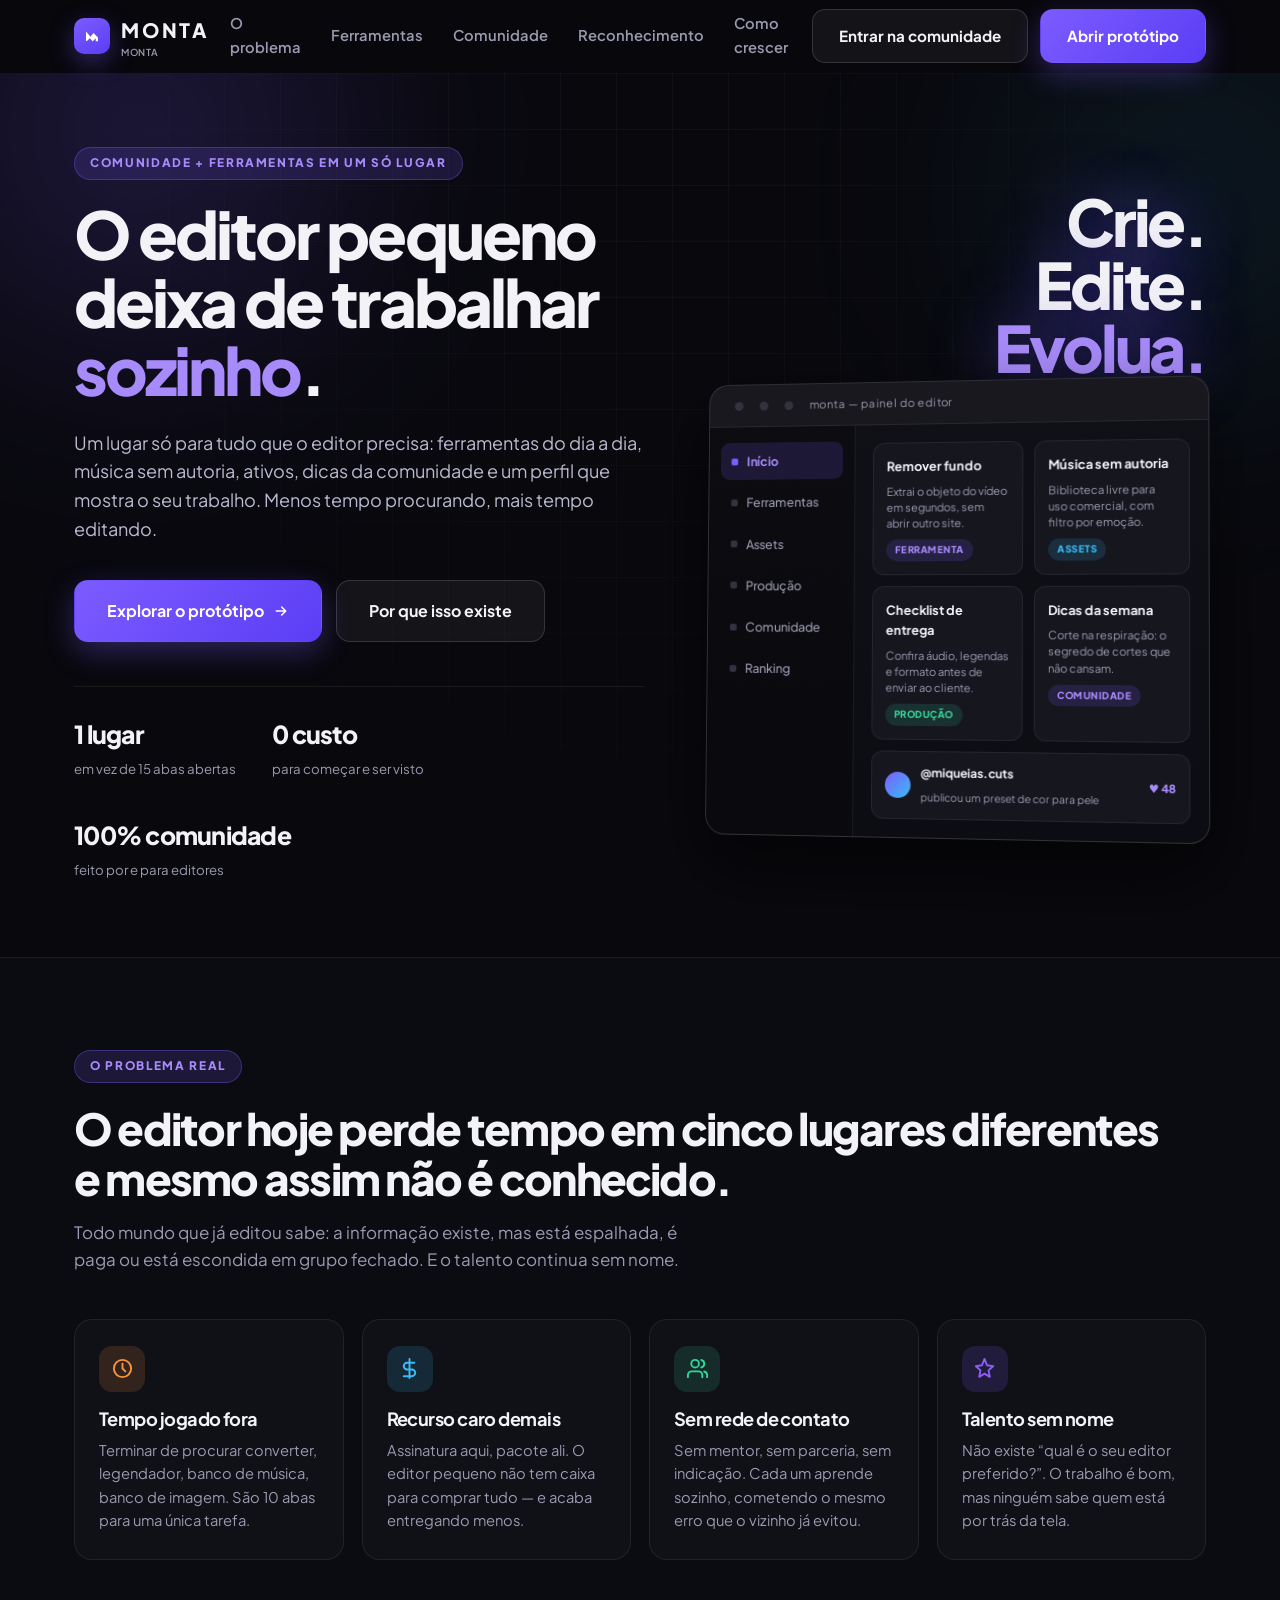
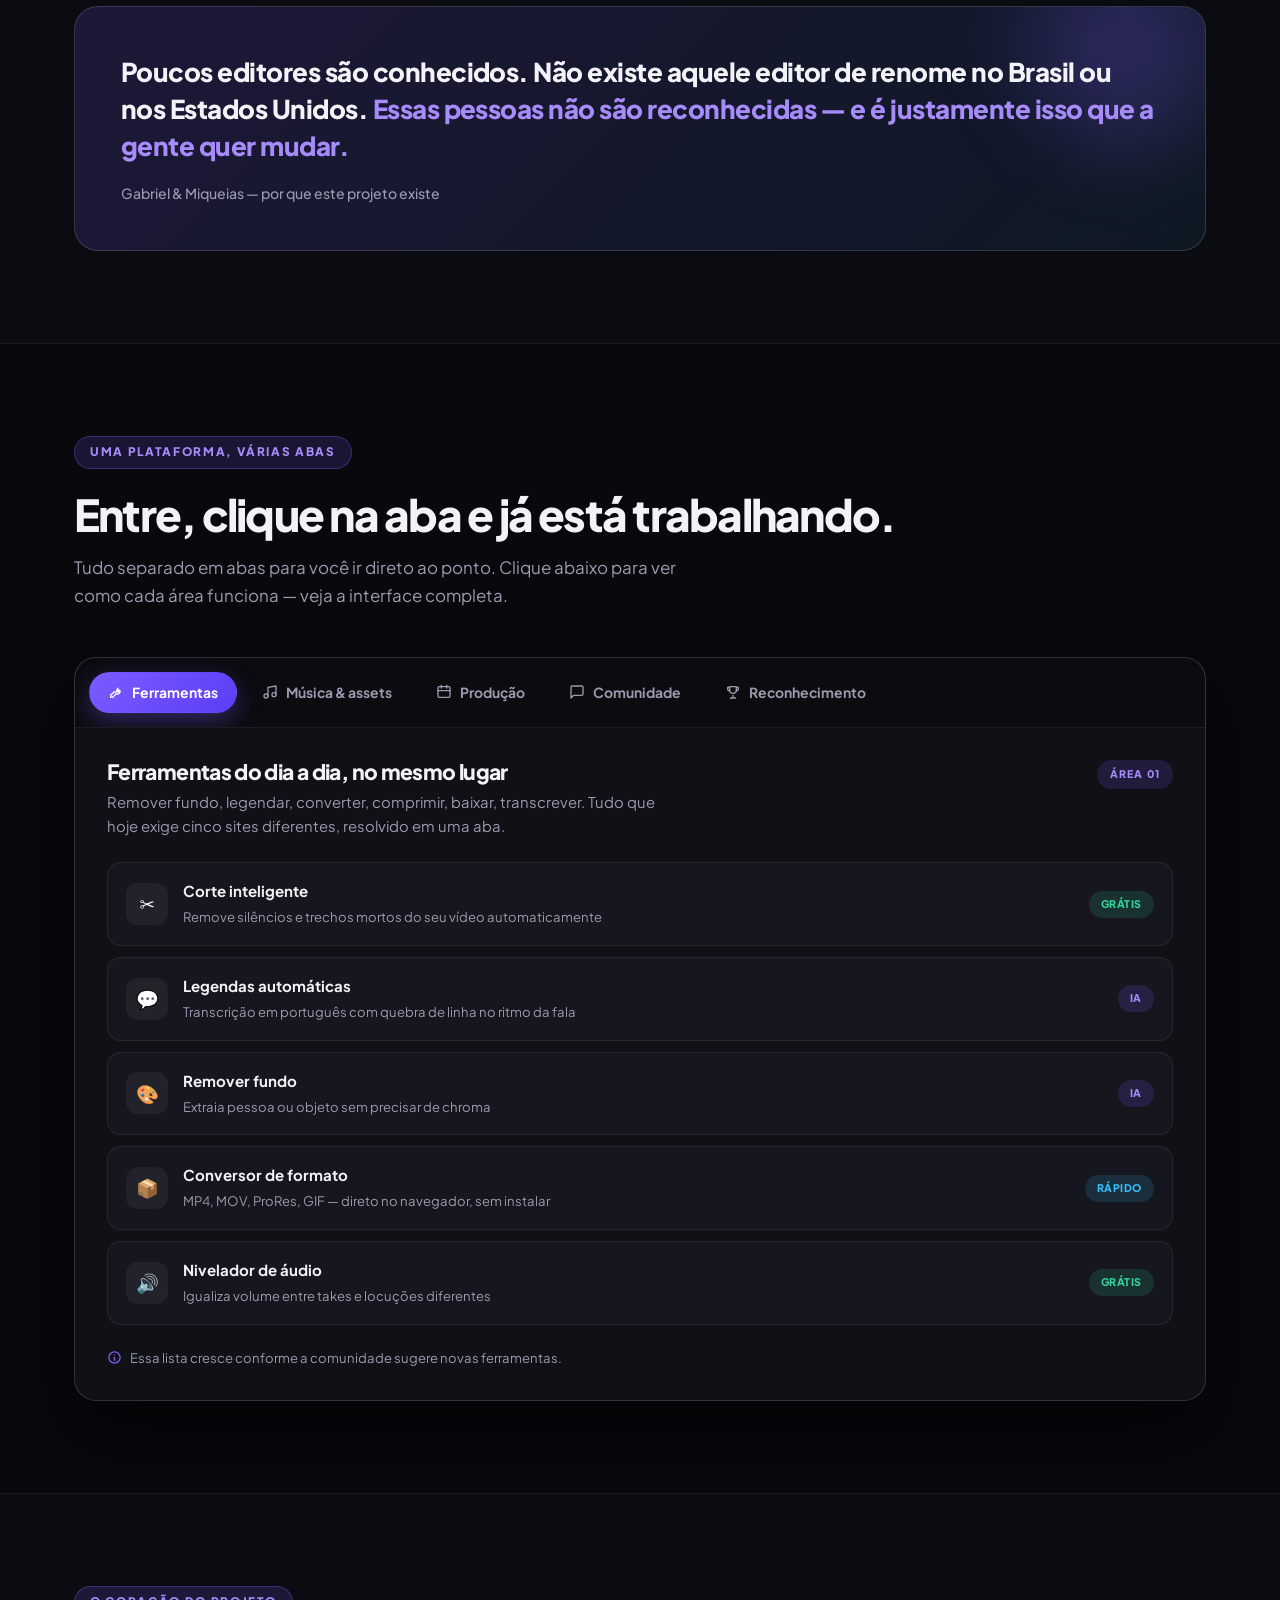
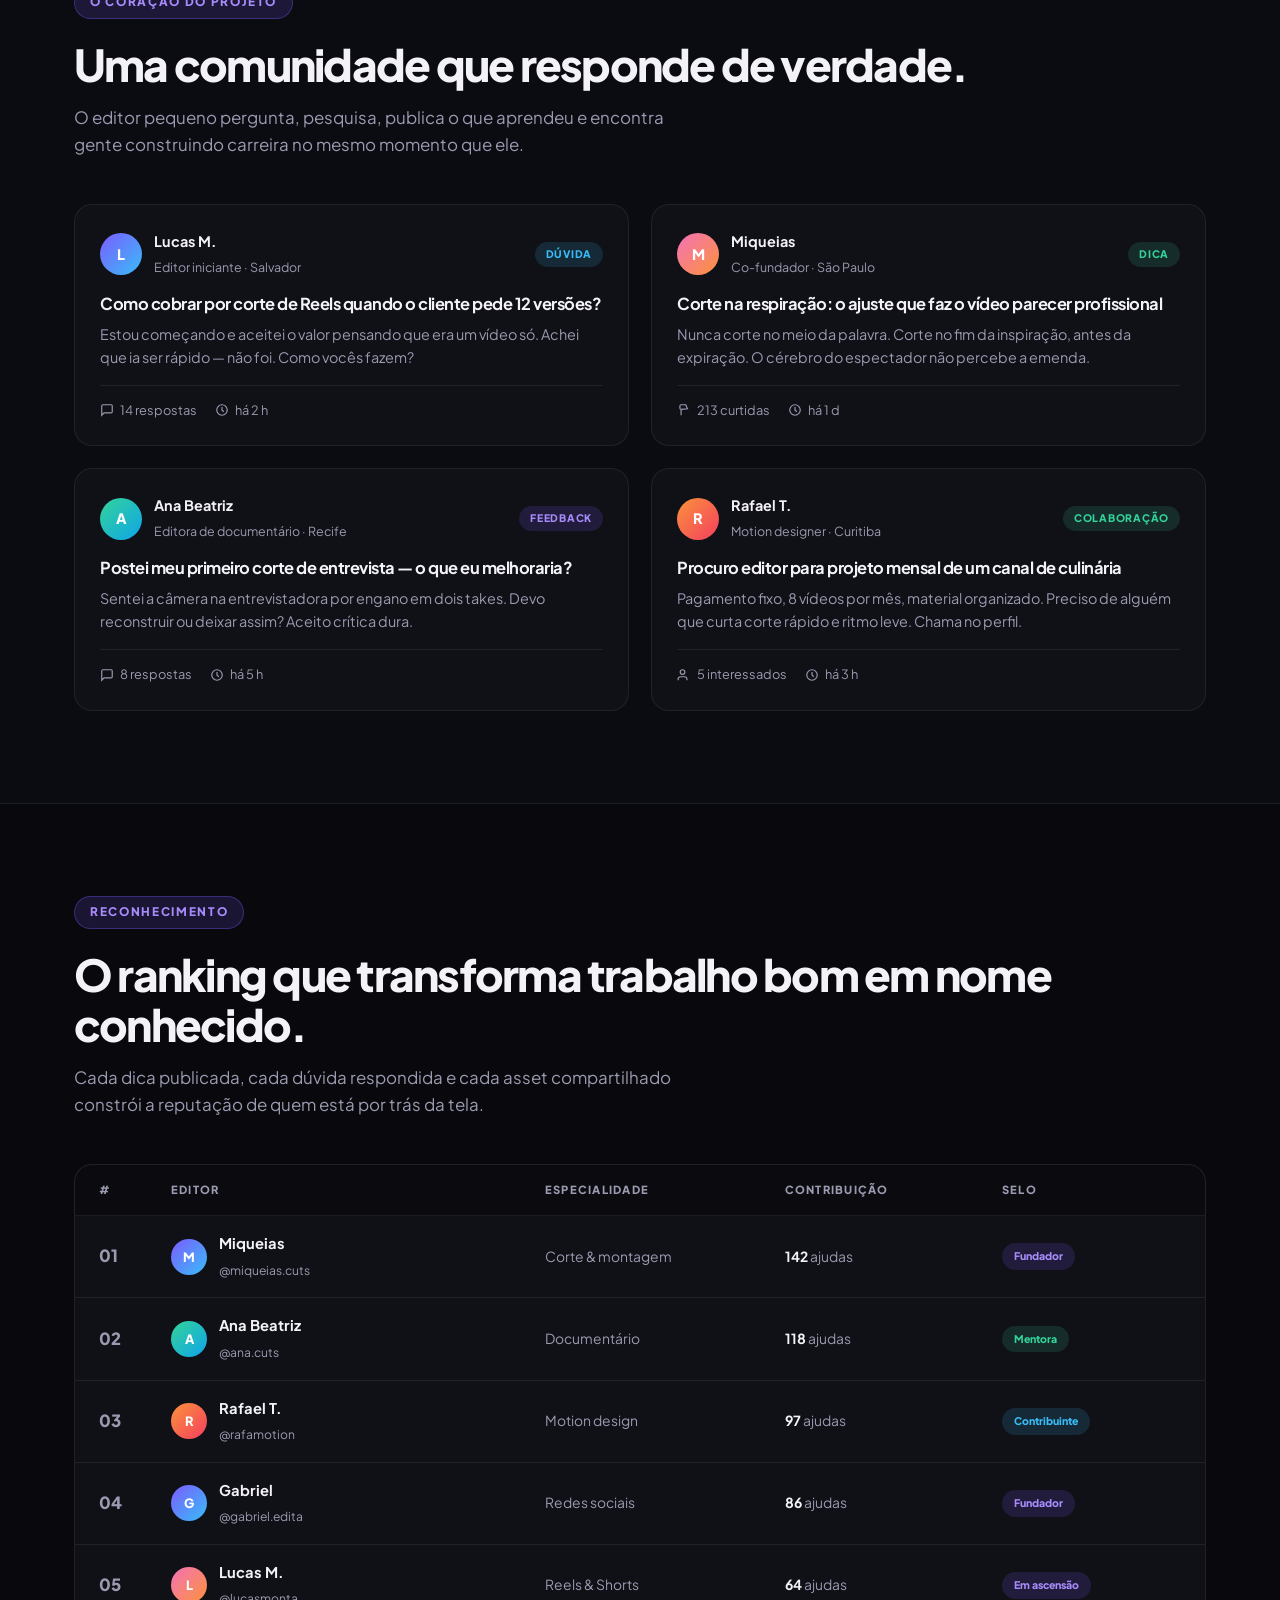
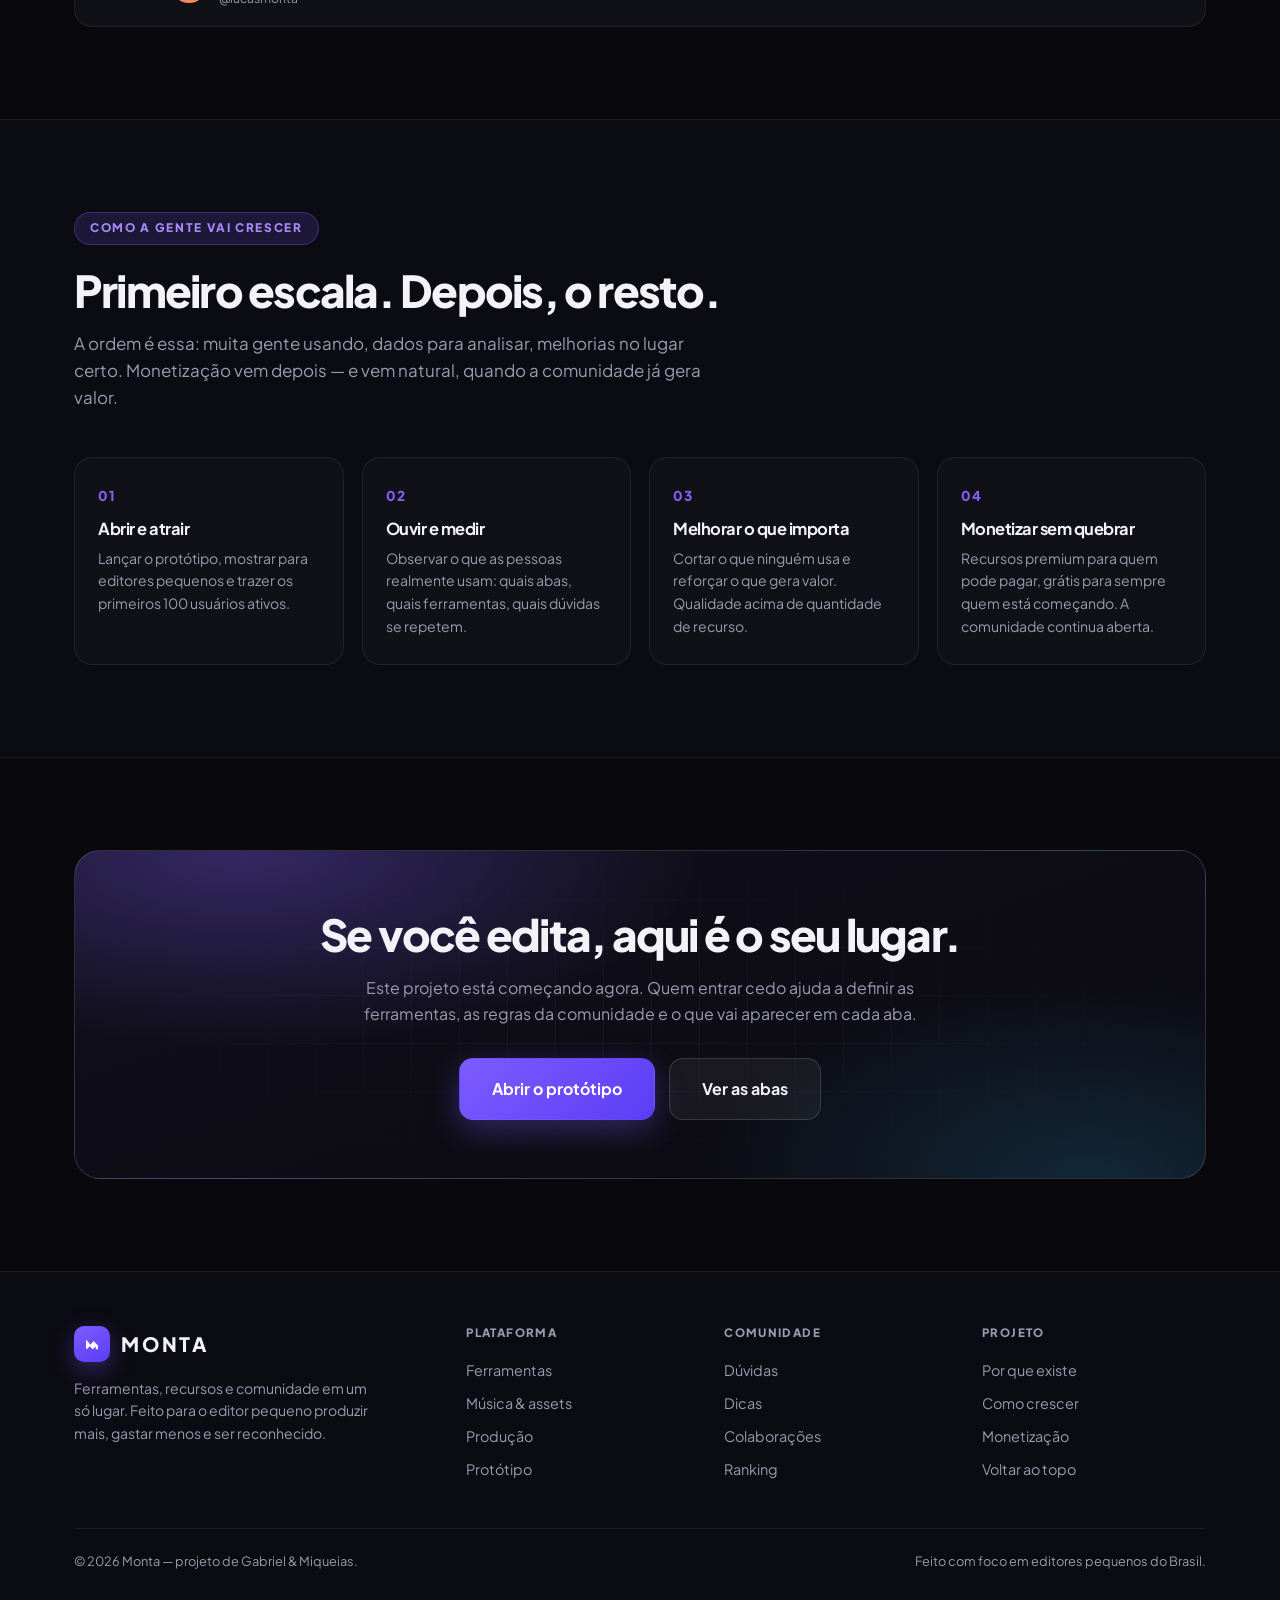
<file: index.html>
<!DOCTYPE html>
<html lang="pt-BR">
<head>
<meta charset="UTF-8">
<meta name="viewport" content="width=device-width, initial-scale=1.0">
<title>MONTA — Seu estúdio, mais produtivo</title>
<meta name="description" content="Reúna em um só lugar as ferramentas, os recursos e a comunidade que todo editor precisa. Feito para o editor pequeno crescer, aprender e ser reconhecido.">
<link rel="icon" href="data:image/svg+xml,<svg xmlns='http://www.w3.org/2000/svg' viewBox='0 0 100 100'><rect width='100' height='100' rx='24' fill='%237C5CFF'/><text x='50' y='70' font-size='60' font-family='Arial' font-weight='bold' text-anchor='middle' fill='white'>M</text></svg>">
<link rel="preconnect" href="https://api.fontshare.com">
<link rel="preconnect" href="https://fonts.gstatic.com" crossorigin>
<link href="https://api.fontshare.com/v2/css?f[]=satoshi@400,500,700,900&display=swap" rel="stylesheet">
<link href="https://fonts.googleapis.com/css2?family=Plus+Jakarta+Sans:wght@400;500;700;800&display=swap" rel="stylesheet">
<link rel="stylesheet" href="css/styles.css">
</head>
<body>

<!-- ================= CABEÇALHO ================= -->
<header class="site-header" id="topo">
  <div class="container">
    <nav class="nav">
      <a class="brand" href="#topo">
        <span class="brand__mark">
          <svg viewBox="0 0 24 24" fill="currentColor"><path d="M4 19V6l6 7 4-5 6 6v5h-3v-4l-4 4-4-4-3 3z"/></svg>
        </span>
        <span>
          MONT<span>A</span>
          <small class="brand__tag">MONTA</small>
        </span>
      </a>

      <div class="nav__links" id="navLinks">
        <a href="#problema">O problema</a>
        <a href="#ferramentas">Ferramentas</a>
        <a href="#comunidade">Comunidade</a>
        <a href="#reconhecimento">Reconhecimento</a>
        <a href="#roadmap">Como crescer</a>
      </div>

      <div class="nav__actions">
        <a class="btn btn--ghost" href="#comunidade">Entrar na comunidade</a>
        <a class="btn btn--primary" href="app/index.html">Abrir protótipo</a>
        <button class="nav__toggle" id="navToggle" aria-label="Abrir menu" aria-expanded="false">
          <svg viewBox="0 0 24 24" fill="none" stroke="currentColor" stroke-width="2" stroke-linecap="round"><path d="M4 7h16M4 12h16M4 17h16"/></svg>
        </button>
      </div>
    </nav>
  </div>
</header>

<!-- ================= HERO ================= -->
<section class="hero">
  <span class="hero__glow hero__glow--a"></span>
  <span class="hero__glow hero__glow--b"></span>

  <div class="container">
    <div class="hero__grid">
      <div>
        <span class="eyebrow">Comunidade + ferramentas em um só lugar</span>
        <h1 class="hero__title">O editor pequeno<br>deixa de trabalhar <span>sozinho</span>.</h1>
        <p class="hero__sub">
          Um lugar só para tudo que o editor precisa: ferramentas do dia a dia,
          música sem autoria, ativos, dicas da comunidade e um perfil que mostra
          o seu trabalho. Menos tempo procurando, mais tempo editando.
        </p>

        <div class="hero__cta">
          <a class="btn btn--primary btn--lg" href="app/index.html">
            Explorar o protótipo
            <svg width="16" height="16" viewBox="0 0 24 24" fill="none" stroke="currentColor" stroke-width="2.4" stroke-linecap="round" stroke-linejoin="round"><path d="M5 12h14M13 6l6 6-6 6"/></svg>
          </a>
          <a class="btn btn--ghost btn--lg" href="#problema">Por que isso existe</a>
        </div>

        <div class="hero__stats">
          <div class="hero__stat"><b>1 lugar</b><span>em vez de 15 abas abertas</span></div>
          <div class="hero__stat"><b>0 custo</b><span>para começar e ser visto</span></div>
          <div class="hero__stat"><b>100% comunidade</b><span>feito por e para editores</span></div>
        </div>
      </div>

      <!-- Frase + preview da interface -->
      <div>
        <div class="hero__script">Crie.<br>Edite.<em>Evolua.</em></div>

      <div class="preview" aria-hidden="true">
        <div class="preview__bar">
          <span class="preview__dot"></span><span class="preview__dot"></span><span class="preview__dot"></span>
          <span>monta — painel do editor</span>
        </div>
        <div class="preview__body">
          <div class="preview__side">
            <div class="preview__item is-active"><i></i> Início</div>
            <div class="preview__item"><i></i> Ferramentas</div>
            <div class="preview__item"><i></i> Assets</div>
            <div class="preview__item"><i></i> Produção</div>
            <div class="preview__item"><i></i> Comunidade</div>
            <div class="preview__item"><i></i> Ranking</div>
          </div>
          <div class="preview__main">
            <div class="preview__cards">
              <div class="preview__card">
                <b>Remover fundo</b>
                <p>Extrai o objeto do vídeo em segundos, sem abrir outro site.</p>
                <span class="preview__pill">ferramenta</span>
              </div>
              <div class="preview__card">
                <b>Música sem autoria</b>
                <p>Biblioteca livre para uso comercial, com filtro por emoção.</p>
                <span class="preview__pill preview__pill--v">assets</span>
              </div>
              <div class="preview__card">
                <b>Checklist de entrega</b>
                <p>Confira áudio, legendas e formato antes de enviar ao cliente.</p>
                <span class="preview__pill preview__pill--g">produção</span>
              </div>
              <div class="preview__card">
                <b>Dicas da semana</b>
                <p>Corte na respiração: o segredo de cortes que não cansam.</p>
                <span class="preview__pill">comunidade</span>
              </div>
            </div>

            <div class="preview__row">
              <span class="preview__ava"></span>
              <div>
                <b>@miqueias.cuts</b>
                <small>publicou um preset de cor para pele</small>
              </div>
              <span class="preview__like">♥ 48</span>
            </div>
          </div>
        </div>
      </div>
      </div>
    </div>
  </div>
</section>

<!-- ================= PROBLEMA ================= -->
<section class="section section--alt" id="problema">
  <div class="container">
    <span class="eyebrow">O problema real</span>
    <h2>O editor hoje perde tempo em cinco lugares diferentes<br>e mesmo assim não é conhecido.</h2>
    <p class="section-lead">
      Todo mundo que já editou sabe: a informação existe, mas está espalhada,
      é paga ou está escondida em grupo fechado. E o talento continua sem nome.
    </p>

    <div class="grid-4">
      <article class="card reveal">
        <div class="card__icon card__icon--a">
          <svg viewBox="0 0 24 24" fill="none" stroke="currentColor" stroke-width="2" stroke-linecap="round"><circle cx="12" cy="12" r="9"/><path d="M12 7v5l3 3"/></svg>
        </div>
        <h3>Tempo jogado fora</h3>
        <p>Terminar de procurar converter, legendador, banco de música, banco de imagem. São 10 abas para uma única tarefa.</p>
      </article>

      <article class="card reveal">
        <div class="card__icon card__icon--v">
          <svg viewBox="0 0 24 24" fill="none" stroke="currentColor" stroke-width="2" stroke-linecap="round" stroke-linejoin="round"><path d="M12 2v20M17 6H9.5a3.5 3.5 0 0 0 0 7h5a3.5 3.5 0 0 1 0 7H6"/></svg>
        </div>
        <h3>Recurso caro demais</h3>
        <p>Assinatura aqui, pacote ali. O editor pequeno não tem caixa para comprar tudo — e acaba entregando menos.</p>
      </article>

      <article class="card reveal">
        <div class="card__icon card__icon--c">
          <svg viewBox="0 0 24 24" fill="none" stroke="currentColor" stroke-width="2" stroke-linecap="round" stroke-linejoin="round"><path d="M17 21v-2a4 4 0 0 0-4-4H6a4 4 0 0 0-4 4v2"/><circle cx="9.5" cy="7" r="4"/><path d="M22 21v-2a4 4 0 0 0-3-3.87M16 3.13a4 4 0 0 1 0 7.75"/></svg>
        </div>
        <h3>Sem rede de contato</h3>
        <p>Sem mentor, sem parceria, sem indicação. Cada um aprende sozinho, cometendo o mesmo erro que o vizinho já evitou.</p>
      </article>

      <article class="card reveal">
        <div class="card__icon">
          <svg viewBox="0 0 24 24" fill="none" stroke="currentColor" stroke-width="2" stroke-linecap="round" stroke-linejoin="round"><path d="M12 2l2.6 6.6L21 9.6l-4.8 4.4 1.3 6.7L12 17.4 6.5 20.7l1.3-6.7L3 9.6l6.4-1z"/></svg>
        </div>
        <h3>Talento sem nome</h3>
        <p>Não existe “qual é o seu editor preferido?”. O trabalho é bom, mas ninguém sabe quem está por trás da tela.</p>
      </article>
    </div>

    <div class="quote-block reveal">
      <p>
        Poucos editores são conhecidos. Não existe aquele editor de renome no Brasil
        ou nos Estados Unidos. <span>Essas pessoas não são reconhecidas — e é justamente
        isso que a gente quer mudar.</span>
      </p>
      <small>Gabriel &amp; Miqueias — por que este projeto existe</small>
    </div>
  </div>
</section>

<!-- ================= FERRAMENTAS / DEMO DE ABAS ================= -->
<section class="section" id="ferramentas">
  <div class="container">
    <span class="eyebrow">Uma plataforma, várias abas</span>
    <h2>Entre, clique na aba e já está trabalhando.</h2>
    <p class="section-lead">
      Tudo separado em abas para você ir direto ao ponto. Clique abaixo para
      ver como cada área funciona — veja a interface completa.
    </p>

    <div class="showcase" id="showcase">
      <div class="showcase__tabs" role="tablist">
        <button class="showcase__tab is-active" data-panel="p-ferramentas" role="tab" aria-selected="true">
          <svg viewBox="0 0 24 24" fill="none" stroke="currentColor" stroke-width="2" stroke-linecap="round" stroke-linejoin="round"><path d="M14.7 6.3a4 4 0 0 1-5.4 5.4L4 17v3h3l5.3-5.3a4 4 0 0 0 5.4-5.4l-2.6 2.6-2.1-2.1z"/></svg>
          Ferramentas
        </button>
        <button class="showcase__tab" data-panel="p-assets" role="tab" aria-selected="false">
          <svg viewBox="0 0 24 24" fill="none" stroke="currentColor" stroke-width="2" stroke-linecap="round" stroke-linejoin="round"><path d="M9 18V5l12-2v13"/><circle cx="6" cy="18" r="3"/><circle cx="18" cy="16" r="3"/></svg>
          Música &amp; assets
        </button>
        <button class="showcase__tab" data-panel="p-producao" role="tab" aria-selected="false">
          <svg viewBox="0 0 24 24" fill="none" stroke="currentColor" stroke-width="2" stroke-linecap="round" stroke-linejoin="round"><rect x="3" y="4" width="18" height="16" rx="2"/><path d="M8 2v4M16 2v4M3 10h18"/></svg>
          Produção
        </button>
        <button class="showcase__tab" data-panel="p-comunidade" role="tab" aria-selected="false">
          <svg viewBox="0 0 24 24" fill="none" stroke="currentColor" stroke-width="2" stroke-linecap="round" stroke-linejoin="round"><path d="M21 15a2 2 0 0 1-2 2H7l-4 4V5a2 2 0 0 1 2-2h14a2 2 0 0 1 2 2z"/></svg>
          Comunidade
        </button>
        <button class="showcase__tab" data-panel="p-ranking" role="tab" aria-selected="false">
          <svg viewBox="0 0 24 24" fill="none" stroke="currentColor" stroke-width="2" stroke-linecap="round" stroke-linejoin="round"><path d="M8 21h8M12 17v4"/><path d="M7 4h10v5a5 5 0 0 1-10 0z"/><path d="M17 5h3v2a3 3 0 0 1-3 3M7 5H4v2a3 3 0 0 0 3 3"/></svg>
          Reconhecimento
        </button>
      </div>

      <!-- Ferramentas -->
      <div class="showcase__panel" id="p-ferramentas" role="tabpanel">
        <div class="showcase__panel-head">
          <div>
            <h3>Ferramentas do dia a dia, no mesmo lugar</h3>
            <p>Remover fundo, legendar, converter, comprimir, baixar, transcrever. Tudo que hoje exige cinco sites diferentes, resolvido em uma aba.</p>
          </div>
          <span class="showcase__badge">Área 01</span>
        </div>
        <div class="showcase__list">
          <div class="showcase__item"><span class="showcase__item-ico">✂️</span><div><b>Corte inteligente</b><small>Remove silêncios e trechos mortos do seu vídeo automaticamente</small></div><span class="tag">grátis</span></div>
          <div class="showcase__item"><span class="showcase__item-ico">💬</span><div><b>Legendas automáticas</b><small>Transcrição em português com quebra de linha no ritmo da fala</small></div><span class="tag tag--v">IA</span></div>
          <div class="showcase__item"><span class="showcase__item-ico">🎨</span><div><b>Remover fundo</b><small>Extraia pessoa ou objeto sem precisar de chroma</small></div><span class="tag tag--v">IA</span></div>
          <div class="showcase__item"><span class="showcase__item-ico">📦</span><div><b>Conversor de formato</b><small>MP4, MOV, ProRes, GIF — direto no navegador, sem instalar</small></div><span class="tag tag--c">rápido</span></div>
          <div class="showcase__item"><span class="showcase__item-ico">🔊</span><div><b>Nivelador de áudio</b><small>Igualiza volume entre takes e locuções diferentes</small></div><span class="tag">grátis</span></div>
        </div>
        <p class="showcase__note">
          <svg viewBox="0 0 24 24" fill="none" stroke="currentColor" stroke-width="2" stroke-linecap="round"><circle cx="12" cy="12" r="9"/><path d="M12 8h.01M11 12h1v4h1"/></svg>
          Essa lista cresce conforme a comunidade sugere novas ferramentas.
        </p>
      </div>

      <!-- Assets -->
      <div class="showcase__panel" id="p-assets" role="tabpanel" hidden>
        <div class="showcase__panel-head">
          <div>
            <h3>Música sem autoria, loops, efeitos e ativos</h3>
            <p>Biblioteca organizada por emoção, duração e uso permitido. Nada de descobrir na hora da entrega que a faixa tem restrição de licença.</p>
          </div>
          <span class="showcase__badge">Área 02</span>
        </div>
        <div class="showcase__list">
          <div class="showcase__item"><span class="showcase__item-ico">🎧</span><div><b>Música sem autoria</b><small>Trilhas livres para uso comercial, com licença descrita em cada faixa</small></div><span class="tag">uso livre</span></div>
          <div class="showcase__item"><span class="showcase__item-ico">🥁</span><div><b>Loops &amp; SFX</b><small>Loops de bateria, transições, whooshes, risadas e impactos</small></div><span class="tag tag--c">royalty free</span></div>
          <div class="showcase__item"><span class="showcase__item-ico">🎬</span><div><b>Clipes e B-roll</b><small>Cenas de fundo para cortar a monotonia do vídeo inteiro</small></div><span class="tag tag--v">acervo</span></div>
          <div class="showcase__item"><span class="showcase__item-ico">🧩</span><div><b>Templates e presets</b><small>Projetos, LUTs e presets compartilhados pela própria comunidade</small></div><span class="tag tag--g">comunidade</span></div>
          <div class="showcase__item"><span class="showcase__item-ico">🔤</span><div><b>Fontes liberadas</b><small>Typefaces com licença para uso em projeto comercial</small></div><span class="tag">grátis</span></div>
        </div>
        <p class="showcase__note">
          <svg viewBox="0 0 24 24" fill="none" stroke="currentColor" stroke-width="2" stroke-linecap="round"><circle cx="12" cy="12" r="9"/><path d="M12 8h.01M11 12h1v4h1"/></svg>
          Cada item mostra claramente o que você pode e não pode fazer com ele.
        </p>
      </div>

      <!-- Produção -->
      <div class="showcase__panel" id="p-producao" role="tabpanel" hidden>
        <div class="showcase__panel-head">
          <div>
            <h3>Produção: o fluxo do editor, do briefing à entrega</h3>
            <p>Projetos, prazos, checklist de qualidade e orçamento. Para o editor pequeno trabalhar como uma produtora — mesmo sendo um só.</p>
          </div>
          <span class="showcase__badge">Área 03</span>
        </div>
        <div class="showcase__list">
          <div class="showcase__item"><span class="showcase__item-ico">📋</span><div><b>Briefing em etapas</b><small>Referências, tom, duração e formatos de saída organizados</small></div><span class="tag">projeto</span></div>
          <div class="showcase__item"><span class="showcase__item-ico">✅</span><div><b>Checklist de entrega</b><small>Áudio, legendas, cor, proporção, marca d'água e arquivo final</small></div><span class="tag tag--g">qualidade</span></div>
          <div class="showcase__item"><span class="showcase__item-ico">📅</span><div><b>Prazos e revisões</b><small>Quantas rodadas de ajuste estão incluídas no combinado</small></div><span class="tag tag--c">controle</span></div>
          <div class="showcase__item"><span class="showcase__item-ico">💰</span><div><b>Tabela de valores</b><small>Referência de preço por minuto finalizado para não cobrar barato demais</small></div><span class="tag tag--v">comunidade</span></div>
          <div class="showcase__item"><span class="showcase__item-ico">🗂️</span><div><b>Arquivo do cliente</b><small>Histórico de entregas, versões e observações em um só perfil</small></div><span class="tag">organização</span></div>
        </div>
        <p class="showcase__note">
          <svg viewBox="0 0 24 24" fill="none" stroke="currentColor" stroke-width="2" stroke-linecap="round"><circle cx="12" cy="12" r="9"/><path d="M12 8h.01M11 12h1v4h1"/></svg>
          Feito para quem edita sozinho e precisa de método sem burocracia.
        </p>
      </div>

      <!-- Comunidade -->
      <div class="showcase__panel" id="p-comunidade" role="tabpanel" hidden>
        <div class="showcase__panel-head">
          <div>
            <h3>Comunidade: pergunte, publique e aprenda com quem está na mesma</h3>
            <p>Dúvidas, dicas, feedback de corte e contato direto com outros editores. O conhecimento deixa de ficar preso em grupo fechado.</p>
          </div>
          <span class="showcase__badge">Área 04</span>
        </div>
        <div class="showcase__list">
          <div class="showcase__item"><span class="showcase__item-ico">❓</span><div><b>Pergunte qualquer coisa</b><small>“Como cobrar por Reels?” · “Qual formato entrega no TikTok?”</small></div><span class="tag">dúvida</span></div>
          <div class="showcase__item"><span class="showcase__item-ico">💡</span><div><b>Publique suas dicas</b><small>Atalhos, configurações e erros que você já cometeu e evita</small></div><span class="tag tag--g">dica</span></div>
          <div class="showcase__item"><span class="showcase__item-ico">👁️</span><div><b>Peça feedback no corte</b><small>Mostre um trecho e receba opinião honesta de quem edita</small></div><span class="tag tag--v">review</span></div>
          <div class="showcase__item"><span class="showcase__item-ico">🤝</span><div><b>Encontre parceiros</b><small>Roqueiro, motion, colorista, thumbnail — monte sua equipe</small></div><span class="tag tag--c">network</span></div>
          <div class="showcase__item"><span class="showcase__item-ico">🔎</span><div><b>Pesquise antes de perguntar</b><small>Todo o acervo de dúvidas já respondidas fica pesquisável</small></div><span class="tag">base de conhecimento</span></div>
        </div>
        <p class="showcase__note">
          <svg viewBox="0 0 24 24" fill="none" stroke="currentColor" stroke-width="2" stroke-linecap="round"><circle cx="12" cy="12" r="9"/><path d="M12 8h.01M11 12h1v4h1"/></svg>
          Aqui não tem pergunta boba. Todo mundo começou do zero.
        </p>
      </div>

      <!-- Ranking -->
      <div class="showcase__panel" id="p-ranking" role="tabpanel" hidden>
        <div class="showcase__panel-head">
          <div>
            <h3>Reconhecimento: o nome atrás da tela</h3>
            <p>Perfil público, portfólio, selos por contribuição e ranking de quem mais ajuda a comunidade. O editor deixa de ser invisível.</p>
          </div>
          <span class="showcase__badge">Área 05</span>
        </div>
        <div class="showcase__list">
          <div class="showcase__item"><span class="showcase__item-ico">👤</span><div><b>Perfil com portfólio</b><small>Seus melhores cortes, clientes e especialidade em um link só</small></div><span class="tag">identidade</span></div>
          <div class="showcase__item"><span class="showcase__item-ico">🏅</span><div><b>Selos de contribuição</b><small>Quem responde, quem publica dica, quem compartilha asset ganha selo</small></div><span class="tag tag--g">reputação</span></div>
          <div class="showcase__item"><span class="showcase__item-ico">🏆</span><div><b>Ranking da comunidade</b><small>Top editores por ajudaria, qualidade de resposta e trabalho publicado</small></div><span class="tag tag--v">visibilidade</span></div>
          <div class="showcase__item"><span class="showcase__item-ico">📩</span><div><b>Receba trabalho</b><small>Clientes e editores encontram você pelo que você faz de melhor</small></div><span class="tag tag--c">oportunidade</span></div>
          <div class="showcase__item"><span class="showcase__item-ico">⭐</span><div><b>Recomendações</b><small>Quem já trabalhou com você deixa um depósito público</small></div><span class="tag">confiança</span></div>
        </div>
        <p class="showcase__note">
          <svg viewBox="0 0 24 24" fill="none" stroke="currentColor" stroke-width="2" stroke-linecap="round"><circle cx="12" cy="12" r="9"/><path d="M12 8h.01M11 12h1v4h1"/></svg>
          Essa é a resposta para “qual é o seu editor preferido?”.
        </p>
      </div>
    </div>
  </div>
</section>

<!-- ================= COMUNIDADE ================= -->
<section class="section section--alt" id="comunidade">
  <div class="container">
    <span class="eyebrow">O coração do projeto</span>
    <h2>Uma comunidade que responde de verdade.</h2>
    <p class="section-lead">
      O editor pequeno pergunta, pesquisa, publica o que aprendeu e encontra
      gente construindo carreira no mesmo momento que ele.
    </p>

    <div class="community-grid">
      <article class="thread reveal">
        <div class="thread__top">
          <span class="thread__ava thread__ava--1">L</span>
          <div class="thread__who"><b>Lucas M.</b><small>Editor iniciante · Salvador</small></div>
          <span class="thread__flag">dúvida</span>
        </div>
        <h3>Como cobrar por corte de Reels quando o cliente pede 12 versões?</h3>
        <p>Estou começando e aceitei o valor pensando que era um vídeo só. Achei que ia ser rápido — não foi. Como vocês fazem?</p>
        <div class="thread__foot">
          <span><svg viewBox="0 0 24 24" fill="none" stroke="currentColor" stroke-width="2"><path d="M21 15a2 2 0 0 1-2 2H7l-4 4V5a2 2 0 0 1 2-2h14a2 2 0 0 1 2 2z"/></svg> 14 respostas</span>
          <span><svg viewBox="0 0 24 24" fill="none" stroke="currentColor" stroke-width="2"><circle cx="12" cy="12" r="9"/><path d="M12 7v5l3 3"/></svg> há 2 h</span>
        </div>
      </article>

      <article class="thread reveal">
        <div class="thread__top">
          <span class="thread__ava thread__ava--2">M</span>
          <div class="thread__who"><b>Miqueias</b><small>Co-fundador · São Paulo</small></div>
          <span class="thread__flag thread__flag--g">dica</span>
        </div>
        <h3>Corte na respiração: o ajuste que faz o vídeo parecer profissional</h3>
        <p>Nunca corte no meio da palavra. Corte no fim da inspiração, antes da expiração. O cérebro do espectador não percebe a emenda.</p>
        <div class="thread__foot">
          <span><svg viewBox="0 0 24 24" fill="none" stroke="currentColor" stroke-width="2"><path d="M7 10v11M18 10l-3-7H7a2 2 0 0 0-2 2v4a2 2 0 0 0 2 2z"/></svg> 213 curtidas</span>
          <span><svg viewBox="0 0 24 24" fill="none" stroke="currentColor" stroke-width="2"><circle cx="12" cy="12" r="9"/><path d="M12 7v5l3 3"/></svg> há 1 d</span>
        </div>
      </article>

      <article class="thread reveal">
        <div class="thread__top">
          <span class="thread__ava thread__ava--3">A</span>
          <div class="thread__who"><b>Ana Beatriz</b><small>Editora de documentário · Recife</small></div>
          <span class="thread__flag thread__flag--v">feedback</span>
        </div>
        <h3>Postei meu primeiro corte de entrevista — o que eu melhoraria?</h3>
        <p>Sentei a câmera na entrevistadora por engano em dois takes. Devo reconstruir ou deixar assim? Aceito crítica dura.</p>
        <div class="thread__foot">
          <span><svg viewBox="0 0 24 24" fill="none" stroke="currentColor" stroke-width="2"><path d="M21 15a2 2 0 0 1-2 2H7l-4 4V5a2 2 0 0 1 2-2h14a2 2 0 0 1 2 2z"/></svg> 8 respostas</span>
          <span><svg viewBox="0 0 24 24" fill="none" stroke="currentColor" stroke-width="2"><circle cx="12" cy="12" r="9"/><path d="M12 7v5l3 3"/></svg> há 5 h</span>
        </div>
      </article>

      <article class="thread reveal">
        <div class="thread__top">
          <span class="thread__ava thread__ava--4">R</span>
          <div class="thread__who"><b>Rafael T.</b><small>Motion designer · Curitiba</small></div>
          <span class="thread__flag thread__flag--g">colaboração</span>
        </div>
        <h3>Procuro editor para projeto mensal de um canal de culinária</h3>
        <p>Pagamento fixo, 8 vídeos por mês, material organizado. Preciso de alguém que curta corte rápido e ritmo leve. Chama no perfil.</p>
        <div class="thread__foot">
          <span><svg viewBox="0 0 24 24" fill="none" stroke="currentColor" stroke-width="2"><path d="M17 21v-2a4 4 0 0 0-4-4H6a4 4 0 0 0-4 4v2"/><circle cx="9.5" cy="7" r="4"/></svg> 5 interessados</span>
          <span><svg viewBox="0 0 24 24" fill="none" stroke="currentColor" stroke-width="2"><circle cx="12" cy="12" r="9"/><path d="M12 7v5l3 3"/></svg> há 3 h</span>
        </div>
      </article>
    </div>
  </div>
</section>

<!-- ================= RECONHECIMENTO ================= -->
<section class="section" id="reconhecimento">
  <div class="container">
    <span class="eyebrow">Reconhecimento</span>
    <h2>O ranking que transforma trabalho bom em nome conhecido.</h2>
    <p class="section-lead">
      Cada dica publicada, cada dúvida respondida e cada asset compartilhado
      constrói a reputação de quem está por trás da tela.
    </p>

    <div class="rank reveal">
      <div class="rank__head">
        <span>#</span><span>Editor</span><span>Especialidade</span><span>Contribuição</span><span>Selo</span>
      </div>

      <div class="rank__row">
        <span class="rank__pos">01</span>
        <div class="rank__user"><span class="thread__ava thread__ava--1">M</span><div><b>Miqueias</b><small>@miqueias.cuts</small></div></div>
        <span class="rank__cell">Corte &amp; montagem</span>
        <span class="rank__cell"><b>142</b> ajudas</span>
        <span class="rank__badge">Fundador</span>
      </div>

      <div class="rank__row">
        <span class="rank__pos">02</span>
        <div class="rank__user"><span class="thread__ava thread__ava--3">A</span><div><b>Ana Beatriz</b><small>@ana.cuts</small></div></div>
        <span class="rank__cell">Documentário</span>
        <span class="rank__cell"><b>118</b> ajudas</span>
        <span class="rank__badge rank__badge--v">Mentora</span>
      </div>

      <div class="rank__row">
        <span class="rank__pos">03</span>
        <div class="rank__user"><span class="thread__ava thread__ava--4">R</span><div><b>Rafael T.</b><small>@rafamotion</small></div></div>
        <span class="rank__cell">Motion design</span>
        <span class="rank__cell"><b>97</b> ajudas</span>
        <span class="rank__badge rank__badge--c">Contribuinte</span>
      </div>

      <div class="rank__row">
        <span class="rank__pos">04</span>
        <div class="rank__user"><span class="thread__ava thread__ava--1">G</span><div><b>Gabriel</b><small>@gabriel.edita</small></div></div>
        <span class="rank__cell">Redes sociais</span>
        <span class="rank__cell"><b>86</b> ajudas</span>
        <span class="rank__badge">Fundador</span>
      </div>

      <div class="rank__row">
        <span class="rank__pos">05</span>
        <div class="rank__user"><span class="thread__ava thread__ava--2">L</span><div><b>Lucas M.</b><small>@lucasmonta</small></div></div>
        <span class="rank__cell">Reels &amp; Shorts</span>
        <span class="rank__cell"><b>64</b> ajudas</span>
        <span class="rank__badge rank__badge--g">Em ascensão</span>
      </div>
    </div>
  </div>
</section>

<!-- ================= ROADMAP ================= -->
<section class="section section--alt" id="roadmap">
  <div class="container">
    <span class="eyebrow">Como a gente vai crescer</span>
    <h2>Primeiro escala. Depois, o resto.</h2>
    <p class="section-lead">
      A ordem é essa: muita gente usando, dados para analisar, melhorias no lugar
      certo. Monetização vem depois — e vem natural, quando a comunidade já gera valor.
    </p>

    <div class="steps">
      <article class="step reveal">
        <h3>Abrir e atrair</h3>
        <p>Lançar o protótipo, mostrar para editores pequenos e trazer os primeiros 100 usuários ativos.</p>
      </article>
      <article class="step reveal">
        <h3>Ouvir e medir</h3>
        <p>Observar o que as pessoas realmente usam: quais abas, quais ferramentas, quais dúvidas se repetem.</p>
      </article>
      <article class="step reveal">
        <h3>Melhorar o que importa</h3>
        <p>Cortar o que ninguém usa e reforçar o que gera valor. Qualidade acima de quantidade de recurso.</p>
      </article>
      <article class="step reveal">
        <h3>Monetizar sem quebrar</h3>
        <p>Recursos premium para quem pode pagar, grátis para sempre quem está começando. A comunidade continua aberta.</p>
      </article>
    </div>
  </div>
</section>

<!-- ================= CTA ================= -->
<section class="section">
  <div class="container">
    <div class="cta reveal">
      <h2>Se você edita, aqui é o seu lugar.</h2>
      <p>
        Este projeto está começando agora. Quem entrar cedo ajuda a definir as
        ferramentas, as regras da comunidade e o que vai aparecer em cada aba.
      </p>
      <div class="cta__actions">
        <a class="btn btn--primary btn--lg" href="app/index.html">Abrir o protótipo</a>
        <a class="btn btn--ghost btn--lg" href="#ferramentas">Ver as abas</a>
      </div>
    </div>
  </div>
</section>

<!-- ================= RODAPÉ ================= -->
<footer class="site-footer">
  <div class="container">
    <div class="footer__grid">
      <div class="footer__about">
        <a class="brand" href="#topo">
          <span class="brand__mark">
            <svg viewBox="0 0 24 24" fill="currentColor"><path d="M4 19V6l6 7 4-5 6 6v5h-3v-4l-4 4-4-4-3 3z"/></svg>
          </span>
          <span>MONT<span>A</span></span>
        </a>
        <p>Ferramentas, recursos e comunidade em um só lugar. Feito para o editor pequeno produzir mais, gastar menos e ser reconhecido.</p>
      </div>

      <div class="footer__col">
        <h4>Plataforma</h4>
        <a href="#ferramentas">Ferramentas</a>
        <a href="#ferramentas">Música &amp; assets</a>
        <a href="#ferramentas">Produção</a>
        <a href="app/index.html">Protótipo</a>
      </div>

      <div class="footer__col">
        <h4>Comunidade</h4>
        <a href="#comunidade">Dúvidas</a>
        <a href="#comunidade">Dicas</a>
        <a href="#comunidade">Colaborações</a>
        <a href="#reconhecimento">Ranking</a>
      </div>

      <div class="footer__col">
        <h4>Projeto</h4>
        <a href="#problema">Por que existe</a>
        <a href="#roadmap">Como crescer</a>
        <a href="#roadmap">Monetização</a>
        <a href="#topo">Voltar ao topo</a>
      </div>
    </div>

    <div class="footer__bottom">
      <span>© <span id="ano">2026</span> Monta — projeto de Gabriel &amp; Miqueias.</span>
      <span>Feito com foco em editores pequenos do Brasil.</span>
    </div>
  </div>
</footer>

<script src="js/main.js"></script>
</body>
</html>
</file>
<file: css/styles.css>
/* ============================================================
   MONTA — Landing page
   Visual: escuro, acento roxo, fonte Satoshi
   ============================================================ */

:root{
  --bg:#08080d;
  --bg-2:#0b0b12;
  --surface:#101017;
  --surface-2:#16161f;
  --line:rgba(255,255,255,.07);
  --line-strong:rgba(255,255,255,.14);
  --text:#F2F2F7;
  --muted:#9A9AB0;

  --accent:#7C5CFF;
  --accent-2:#8B5CF6;
  --accent-soft:rgba(124,92,255,.16);
  --accent-glow:rgba(124,92,255,.35);

  --green:#34D399;   --green-soft:rgba(52,211,153,.14);
  --orange:#FB923C;  --orange-soft:rgba(251,146,60,.14);
  --blue:#38BDF8;    --blue-soft:rgba(56,189,248,.14);
  --pink:#F472B6;    --pink-soft:rgba(244,114,182,.14);

  --radius:18px;
  --maxw:1180px;
  --font:'Satoshi','Plus Jakarta Sans',system-ui,-apple-system,'Segoe UI',Roboto,Helvetica,Arial,sans-serif;
}

*,*::before,*::after{box-sizing:border-box}
html{scroll-behavior:smooth}

body{
  margin:0;
  background:var(--bg);
  color:var(--text);
  font-family:var(--font);
  font-size:16px;
  line-height:1.6;
  -webkit-font-smoothing:antialiased;
  overflow-x:hidden;
}

img{max-width:100%;display:block}
a{color:inherit;text-decoration:none}
button{font-family:inherit;cursor:pointer}

.container{width:100%;max-width:var(--maxw);margin-inline:auto;padding-inline:24px}

/* ---------- Tipografia ---------- */
h1,h2,h3,h4{font-family:var(--font);line-height:1.14;letter-spacing:-.03em;margin:0;font-weight:800}
h1{font-size:clamp(2.3rem,5.4vw,4.1rem);font-weight:900;letter-spacing:-.045em;line-height:1.04}
h2{font-size:clamp(1.75rem,3.8vw,2.75rem);font-weight:900;letter-spacing:-.04em}
h3{font-size:1.14rem;font-weight:700}
p{margin:0}

.eyebrow{
  display:inline-flex;align-items:center;gap:8px;
  font-size:.74rem;font-weight:800;letter-spacing:.14em;text-transform:uppercase;
  color:#A78BFA;background:var(--accent-soft);
  border:1px solid rgba(124,92,255,.34);
  padding:6px 15px;border-radius:999px;margin-bottom:20px;
}

.section-lead{color:var(--muted);font-size:1.06rem;max-width:640px;margin-top:15px}

.section{padding:92px 0;position:relative}
.section--alt{background:var(--bg-2);border-block:1px solid var(--line)}

/* ---------- Botões ---------- */
.btn{
  display:inline-flex;align-items:center;justify-content:center;gap:9px;
  padding:14px 26px;border-radius:13px;
  font-size:.95rem;font-weight:700;border:1px solid transparent;
  transition:transform .18s ease, box-shadow .18s ease, filter .18s ease, background .18s ease;
  white-space:nowrap;cursor:pointer;
}
.btn:active{transform:translateY(1px)}

.btn--primary{
  background:linear-gradient(135deg,var(--accent),#5B3DF5);
  color:#fff;box-shadow:0 10px 30px rgba(124,92,255,.32);
}
.btn--primary:hover{filter:brightness(1.12);transform:translateY(-2px);box-shadow:0 16px 40px rgba(124,92,255,.45)}

.btn--ghost{background:rgba(255,255,255,.05);border-color:var(--line-strong);color:var(--text)}
.btn--ghost:hover{background:rgba(255,255,255,.1);transform:translateY(-2px)}

.btn--lg{padding:17px 32px;font-size:1rem;border-radius:14px}

/* ---------- Cabeçalho ---------- */
.site-header{
  position:sticky;top:0;z-index:60;
  backdrop-filter:blur(14px);-webkit-backdrop-filter:blur(14px);
  background:rgba(8,8,13,.8);
  border-bottom:1px solid transparent;
  transition:border-color .25s ease, background .25s ease;
}
.site-header.is-stuck{border-bottom-color:var(--line);background:rgba(8,8,13,.95)}

.nav{display:flex;align-items:center;justify-content:space-between;gap:20px;height:72px}

.brand{display:flex;align-items:center;gap:11px;font-weight:900;font-size:1.24rem;letter-spacing:.14em}
.brand__mark{
  width:36px;height:36px;border-radius:10px;
  background:linear-gradient(150deg,var(--accent),#5B3DF5);
  display:grid;place-items:center;color:#fff;
  box-shadow:0 8px 24px var(--accent-glow);
}
.brand__mark svg{width:18px;height:18px}
.brand__word span{color:var(--accent)}
.brand__tag{font-size:.6rem;color:var(--muted);font-weight:600;letter-spacing:.1em;text-transform:uppercase;display:block;line-height:1.3;letter-spacing:.06em}

.nav__links{display:flex;align-items:center;gap:30px}
.nav__links a{font-size:.92rem;color:var(--muted);font-weight:600;transition:color .18s}
.nav__links a:hover{color:var(--text)}

.nav__actions{display:flex;align-items:center;gap:12px}
.nav__toggle{
  display:none;width:42px;height:42px;border-radius:12px;
  background:rgba(255,255,255,.05);border:1px solid var(--line);
  color:var(--text);align-items:center;justify-content:center;
}
.nav__toggle svg{width:20px;height:20px}

/* ---------- Hero ---------- */
.hero{position:relative;padding:74px 0 76px;overflow:hidden}
.hero__glow{position:absolute;border-radius:50%;filter:blur(120px);pointer-events:none;z-index:0}
.hero__glow--a{width:640px;height:640px;top:-260px;left:-180px;background:radial-gradient(circle,rgba(124,92,255,.55),transparent 65%);opacity:.55}
.hero__glow--b{width:560px;height:560px;top:-160px;right:-200px;background:radial-gradient(circle,rgba(56,189,248,.32),transparent 65%);opacity:.5}

.hero::before{
  content:'';position:absolute;inset:0;z-index:0;
  background-image:linear-gradient(rgba(255,255,255,.035) 1px,transparent 1px),linear-gradient(90deg,rgba(255,255,255,.035) 1px,transparent 1px);
  background-size:56px 56px;
  mask-image:radial-gradient(ellipse at 50% 0%,#000 10%,transparent 72%);
  -webkit-mask-image:radial-gradient(ellipse at 50% 0%,#000 10%,transparent 72%);
}
.hero .container{position:relative;z-index:1}

.hero__grid{display:grid;grid-template-columns:1.06fr .94fr;gap:56px;align-items:center}

.hero__title span{color:#A78BFA}
.hero__sub{margin-top:24px;font-size:1.13rem;color:#b9b9cf;max-width:52ch}
.hero__cta{display:flex;gap:14px;margin-top:36px;flex-wrap:wrap}

.hero__stats{display:flex;gap:36px;margin-top:44px;flex-wrap:wrap;padding-top:28px;border-top:1px solid var(--line)}
.hero__stat b{display:block;font-size:1.55rem;font-weight:900;letter-spacing:-.03em}
.hero__stat span{font-size:.83rem;color:var(--muted)}

/* Frase do hero */
.hero__script{
  font-weight:900;font-size:clamp(2.4rem,5vw,4rem);
  line-height:.98;letter-spacing:-.05em;
  text-align:right;color:rgba(255,255,255,.95);
  text-shadow:0 0 60px rgba(124,92,255,.6);
}
.hero__script em{display:block;color:#A78BFA;font-style:normal}

/* ---------- Mock do app ---------- */
.preview{
  background:linear-gradient(180deg,var(--surface),#0c0c13);
  border:1px solid var(--line-strong);border-radius:20px;
  box-shadow:0 30px 70px rgba(0,0,0,.6);
  overflow:hidden;
  transform:perspective(1400px) rotateY(-7deg) rotateX(2deg);
  transition:transform .5s cubic-bezier(.2,.7,.3,1);
}
.preview:hover{transform:perspective(1400px) rotateY(-3deg) rotateX(1deg)}

.preview__bar{display:flex;align-items:center;gap:7px;padding:12px 16px;border-bottom:1px solid var(--line);background:rgba(255,255,255,.03)}
.preview__dot{width:9px;height:9px;border-radius:50%;background:#33333f}
.preview__bar span{margin-left:10px;font-size:.71rem;color:var(--muted);letter-spacing:.04em}

.preview__body{display:grid;grid-template-columns:152px 1fr;min-height:350px}
.preview__side{border-right:1px solid var(--line);padding:16px 12px;display:flex;flex-direction:column;gap:4px;background:rgba(0,0,0,.28)}
.preview__item{display:flex;align-items:center;gap:9px;padding:9px 11px;border-radius:9px;font-size:.79rem;color:var(--muted);font-weight:500}
.preview__item i{width:7px;height:7px;border-radius:2px;background:#33333f;flex:none}
.preview__item.is-active{background:var(--accent-soft);color:#A78BFA;font-weight:700}
.preview__item.is-active i{background:var(--accent)}

.preview__main{padding:18px}
.preview__cards{display:grid;grid-template-columns:1fr 1fr;gap:11px}
.preview__card{background:var(--surface-2);border:1px solid var(--line);border-radius:12px;padding:13px}
.preview__card b{display:block;font-size:.8rem;margin-bottom:6px}
.preview__card p{font-size:.7rem;color:var(--muted);line-height:1.45}
.preview__pill{display:inline-block;font-size:.6rem;font-weight:900;letter-spacing:.05em;text-transform:uppercase;padding:3px 9px;border-radius:999px;margin-top:9px;background:var(--accent-soft);color:#A78BFA}
.preview__pill--v{background:var(--blue-soft);color:var(--blue)}
.preview__pill--g{background:var(--green-soft);color:var(--green)}

.preview__row{display:flex;align-items:center;gap:10px;background:var(--surface-2);border:1px solid var(--line);border-radius:12px;padding:11px 13px;margin-top:11px}
.preview__ava{width:26px;height:26px;border-radius:50%;background:linear-gradient(135deg,var(--accent),var(--blue));flex:none}
.preview__row div{flex:1}
.preview__row b{display:block;font-size:.75rem}
.preview__row small{font-size:.66rem;color:var(--muted)}
.preview__like{font-size:.7rem;color:#A78BFA;font-weight:800}

/* ---------- Grades ---------- */
.grid-4{display:grid;grid-template-columns:repeat(4,1fr);gap:18px;margin-top:46px}

.card{
  background:var(--surface);border:1px solid var(--line);
  border-radius:var(--radius);padding:26px 24px;
  transition:transform .25s ease, border-color .25s ease, background .25s ease;
}
.card:hover{transform:translateY(-5px);border-color:var(--line-strong);background:var(--surface-2)}

.card__icon{
  width:46px;height:46px;border-radius:13px;
  display:grid;place-items:center;margin-bottom:17px;
  background:var(--accent-soft);color:var(--accent-2);
}
.card__icon svg{width:23px;height:23px}
.card__icon--v{background:var(--blue-soft);color:var(--blue)}
.card__icon--c{background:var(--green-soft);color:var(--green)}
.card__icon--a{background:var(--orange-soft);color:var(--orange)}
.card__icon--p{background:var(--pink-soft);color:var(--pink)}

.card h3{margin-bottom:9px}
.card p{font-size:.92rem;color:var(--muted)}

/* ---------- Manifesto ---------- */
.quote-block{
  background:linear-gradient(135deg,rgba(124,92,255,.16),rgba(56,189,248,.08));
  border:1px solid var(--line-strong);border-radius:24px;
  padding:46px;margin-top:46px;position:relative;overflow:hidden;
}
.quote-block::before{
  content:'';position:absolute;top:-120px;right:-80px;width:320px;height:320px;
  border-radius:50%;background:radial-gradient(circle,rgba(124,92,255,.3),transparent 65%);filter:blur(30px);
}
.quote-block p{
  font-size:clamp(1.16rem,2.4vw,1.62rem);font-weight:800;
  line-height:1.44;position:relative;z-index:1;letter-spacing:-.02em;
}
.quote-block p span{color:#A78BFA}
.quote-block small{display:block;margin-top:17px;color:var(--muted);font-size:.88rem;font-weight:500;position:relative;z-index:1}

/* ---------- Seção de recursos ---------- */
.showcase{margin-top:48px;background:var(--surface);border:1px solid var(--line-strong);border-radius:22px;overflow:hidden;box-shadow:0 30px 70px rgba(0,0,0,.5)}

.showcase__tabs{display:flex;gap:6px;padding:14px;border-bottom:1px solid var(--line);overflow-x:auto;background:rgba(0,0,0,.3);scrollbar-width:none}
.showcase__tabs::-webkit-scrollbar{display:none}

.showcase__tab{
  display:inline-flex;align-items:center;gap:8px;
  padding:11px 18px;border-radius:999px;
  background:transparent;border:1px solid transparent;
  color:var(--muted);font-size:.87rem;font-weight:700;
  white-space:nowrap;transition:all .2s ease;
}
.showcase__tab svg{width:16px;height:16px}
.showcase__tab:hover{color:var(--text);background:rgba(255,255,255,.05)}
.showcase__tab.is-active{background:linear-gradient(135deg,var(--accent),#5B3DF5);color:#fff;box-shadow:0 8px 24px rgba(124,92,255,.35)}

.showcase__panel{padding:32px;min-height:300px}
.showcase__panel[hidden]{display:none}

.showcase__panel-head{display:flex;justify-content:space-between;align-items:flex-start;gap:20px;flex-wrap:wrap;margin-bottom:24px}
.showcase__panel-head h3{font-size:1.32rem;font-weight:900;letter-spacing:-.03em}
.showcase__panel-head p{font-size:.93rem;color:var(--muted);margin-top:7px;max-width:580px}

.showcase__badge{
  font-size:.66rem;font-weight:900;letter-spacing:.11em;text-transform:uppercase;
  padding:6px 13px;border-radius:999px;background:var(--accent-soft);color:#A78BFA;flex:none;
}

.showcase__list{display:grid;gap:11px}
.showcase__item{
  display:flex;align-items:center;gap:15px;
  background:var(--surface-2);border:1px solid var(--line);
  border-radius:14px;padding:16px 18px;
  transition:border-color .2s, transform .2s;
}
.showcase__item:hover{border-color:rgba(124,92,255,.45);transform:translateX(4px)}
.showcase__item-ico{
  width:42px;height:42px;border-radius:12px;flex:none;
  display:grid;place-items:center;font-size:1.15rem;
  background:rgba(255,255,255,.05);
}
.showcase__item b{display:block;font-size:.94rem;font-weight:700}
.showcase__item small{color:var(--muted);font-size:.82rem}
.showcase__item .tag{
  margin-left:auto;flex:none;font-size:.66rem;font-weight:900;letter-spacing:.05em;text-transform:uppercase;
  padding:5px 12px;border-radius:999px;
  background:var(--green-soft);color:var(--green);
}
.showcase__item .tag--v{background:var(--accent-soft);color:#A78BFA}
.showcase__item .tag--c{background:var(--blue-soft);color:var(--blue)}
.showcase__item .tag--a{background:var(--orange-soft);color:var(--orange)}

.showcase__note{margin-top:22px;font-size:.82rem;color:var(--muted);display:flex;align-items:center;gap:8px}
.showcase__note svg{width:15px;height:15px;color:var(--accent-2);flex:none}

/* ---------- Comunidade ---------- */
.community-grid{display:grid;grid-template-columns:1fr 1fr;gap:22px;margin-top:46px}

.thread{background:var(--surface);border:1px solid var(--line);border-radius:var(--radius);padding:25px;transition:border-color .2s, transform .2s}
.thread:hover{border-color:var(--line-strong);transform:translateY(-4px)}
.thread__top{display:flex;align-items:center;gap:12px;margin-bottom:14px}
.thread__ava{
  width:42px;height:42px;border-radius:50%;flex:none;
  display:grid;place-items:center;font-weight:800;font-size:.9rem;color:#fff;
}
.thread__ava--1{background:linear-gradient(135deg,#7C5CFF,#38BDF8)}
.thread__ava--2{background:linear-gradient(135deg,#F472B6,#FB923C)}
.thread__ava--3{background:linear-gradient(135deg,#34D399,#0EA5E9)}
.thread__ava--4{background:linear-gradient(135deg,#FB923C,#F43F5E)}
.thread__who b{display:block;font-size:.9rem;font-weight:700}
.thread__who small{color:var(--muted);font-size:.78rem}
.thread__flag{
  margin-left:auto;font-size:.65rem;font-weight:900;text-transform:uppercase;letter-spacing:.07em;
  padding:4px 11px;border-radius:999px;background:var(--blue-soft);color:var(--blue);
}
.thread__flag--g{background:var(--green-soft);color:var(--green)}
.thread__flag--v{background:var(--accent-soft);color:#A78BFA}
.thread h3{font-size:1.03rem;margin-bottom:8px;line-height:1.35}
.thread p{font-size:.9rem;color:var(--muted)}
.thread__foot{display:flex;gap:18px;margin-top:16px;padding-top:14px;border-top:1px solid var(--line);font-size:.8rem;color:var(--muted)}
.thread__foot span{display:inline-flex;align-items:center;gap:6px}
.thread__foot svg{width:14px;height:14px}

/* ---------- Ranking ---------- */
.rank{background:var(--surface);border:1px solid var(--line);border-radius:var(--radius);overflow:hidden;margin-top:46px}
.rank__head,.rank__row{display:grid;grid-template-columns:56px 1.6fr 1fr .9fr .8fr;gap:16px;align-items:center;padding:16px 24px}
.rank__head{background:rgba(0,0,0,.34);border-bottom:1px solid var(--line);font-size:.7rem;text-transform:uppercase;letter-spacing:.11em;color:var(--muted);font-weight:900}
.rank__row{border-bottom:1px solid var(--line);transition:background .18s}
.rank__row:last-child{border-bottom:none}
.rank__row:hover{background:rgba(255,255,255,.03)}
.rank__pos{font-weight:900;font-size:1.05rem;color:var(--muted)}
.rank__row:first-of-type .rank__pos{color:var(--accent-2)}
.rank__user{display:flex;align-items:center;gap:12px;min-width:0}
.rank__user .thread__ava{width:36px;height:36px;font-size:.8rem}
.rank__user b{display:block;font-size:.92rem;font-weight:700;white-space:nowrap;overflow:hidden;text-overflow:ellipsis}
.rank__user small{color:var(--muted);font-size:.76rem}
.rank__cell{font-size:.87rem;color:var(--muted)}
.rank__cell b{color:var(--text);font-weight:700}
.rank__badge{justify-self:start;font-size:.66rem;font-weight:900;padding:5px 12px;border-radius:999px;background:var(--accent-soft);color:#A78BFA}
.rank__badge--v{background:var(--green-soft);color:var(--green)}
.rank__badge--c{background:var(--blue-soft);color:var(--blue)}

/* ---------- Roadmap ---------- */
.steps{display:grid;grid-template-columns:repeat(4,1fr);gap:18px;margin-top:46px;counter-reset:step}
.step{background:var(--surface);border:1px solid var(--line);border-radius:var(--radius);padding:27px 23px;position:relative;transition:transform .2s,border-color .2s}
.step:hover{transform:translateY(-4px);border-color:rgba(124,92,255,.4)}
.step::before{
  counter-increment:step;content:'0' counter(step);
  font-weight:900;font-size:.85rem;color:var(--accent-2);
  display:block;margin-bottom:13px;letter-spacing:.1em;
}
.step h3{font-size:1.03rem;margin-bottom:8px}
.step p{font-size:.88rem;color:var(--muted)}

/* ---------- CTA ---------- */
.cta{
  background:
    radial-gradient(700px 300px at 15% 0%,rgba(124,92,255,.32),transparent 65%),
    radial-gradient(600px 300px at 90% 100%,rgba(56,189,248,.16),transparent 65%),
    linear-gradient(160deg,#12101c,#0a0a11);
  border:1px solid var(--line-strong);border-radius:26px;
  padding:58px 44px;text-align:center;position:relative;overflow:hidden;
}
.cta::after{
  content:'';position:absolute;inset:0;
  background-image:linear-gradient(rgba(255,255,255,.04) 1px,transparent 1px),linear-gradient(90deg,rgba(255,255,255,.04) 1px,transparent 1px);
  background-size:48px 48px;
  mask-image:radial-gradient(ellipse at 50% 50%,#000 10%,transparent 75%);
  -webkit-mask-image:radial-gradient(ellipse at 50% 50%,#000 10%,transparent 75%);
  pointer-events:none;
}
.cta h2,.cta p,.cta__actions{position:relative;z-index:1}
.cta p{color:var(--muted);max-width:560px;margin:16px auto 0}
.cta__actions{display:flex;gap:14px;justify-content:center;margin-top:32px;flex-wrap:wrap}

/* ---------- Rodapé ---------- */
.site-footer{border-top:1px solid var(--line);padding:54px 0 34px;background:var(--bg-2)}
.footer__grid{display:grid;grid-template-columns:1.6fr 1fr 1fr 1fr;gap:34px}
.footer__about p{font-size:.88rem;color:var(--muted);margin-top:15px;max-width:300px}
.footer__col h4{font-size:.72rem;text-transform:uppercase;letter-spacing:.12em;color:var(--muted);margin-bottom:15px;font-weight:900}
.footer__col a{display:block;font-size:.9rem;color:var(--muted);padding:5px 0;transition:color .18s}
.footer__col a:hover{color:#A78BFA}
.footer__bottom{
  margin-top:42px;padding-top:22px;border-top:1px solid var(--line);
  display:flex;justify-content:space-between;gap:16px;flex-wrap:wrap;font-size:.8rem;color:var(--muted);
}

/* ---------- Reveal ---------- */
.reveal{opacity:0;transform:translateY(24px);transition:opacity .7s ease, transform .7s ease}
.reveal.is-visible{opacity:1;transform:none}

/* ---------- Responsivo ---------- */
@media (max-width:980px){
  .hero__grid{grid-template-columns:1fr;gap:44px}
  .hero__script{text-align:left}
  .preview{transform:none}
  .preview:hover{transform:none}
  .grid-4{grid-template-columns:repeat(2,1fr)}
  .steps{grid-template-columns:repeat(2,1fr)}
  .community-grid{grid-template-columns:1fr}
  .footer__grid{grid-template-columns:1fr 1fr}
  .nav__links,.nav__actions .btn--ghost{display:none}
  .nav__toggle{display:inline-flex}
  .nav__links.is-open{
    display:flex;flex-direction:column;align-items:flex-start;gap:6px;
    position:absolute;top:72px;left:0;right:0;
    background:#0b0b12;border-bottom:1px solid var(--line);
    padding:16px 24px 22px;
  }
  .nav__links.is-open a{padding:10px 0;font-size:1rem;width:100%}
}

@media (max-width:680px){
  .section{padding:66px 0}
  .grid-4,.steps,.community-grid{grid-template-columns:1fr}
  .quote-block{padding:32px 24px}
  .cta{padding:42px 24px}
  .showcase__panel{padding:24px 18px}
  .preview__body{grid-template-columns:1fr}
  .preview__side{flex-direction:row;overflow-x:auto;border-right:none;border-bottom:1px solid var(--line)}
  .preview__item{white-space:nowrap}
  .hero__stats{gap:24px}
  .rank{overflow-x:auto}
  .rank__head,.rank__row{grid-template-columns:44px 1.4fr .9fr;min-width:520px}
  .rank__head span:nth-child(4),.rank__head span:nth-child(5),
  .rank__row > *:nth-child(4),.rank__row > *:nth-child(5){display:none}
  .footer__grid{grid-template-columns:1fr}
  .footer__bottom{flex-direction:column}
}
</file>
